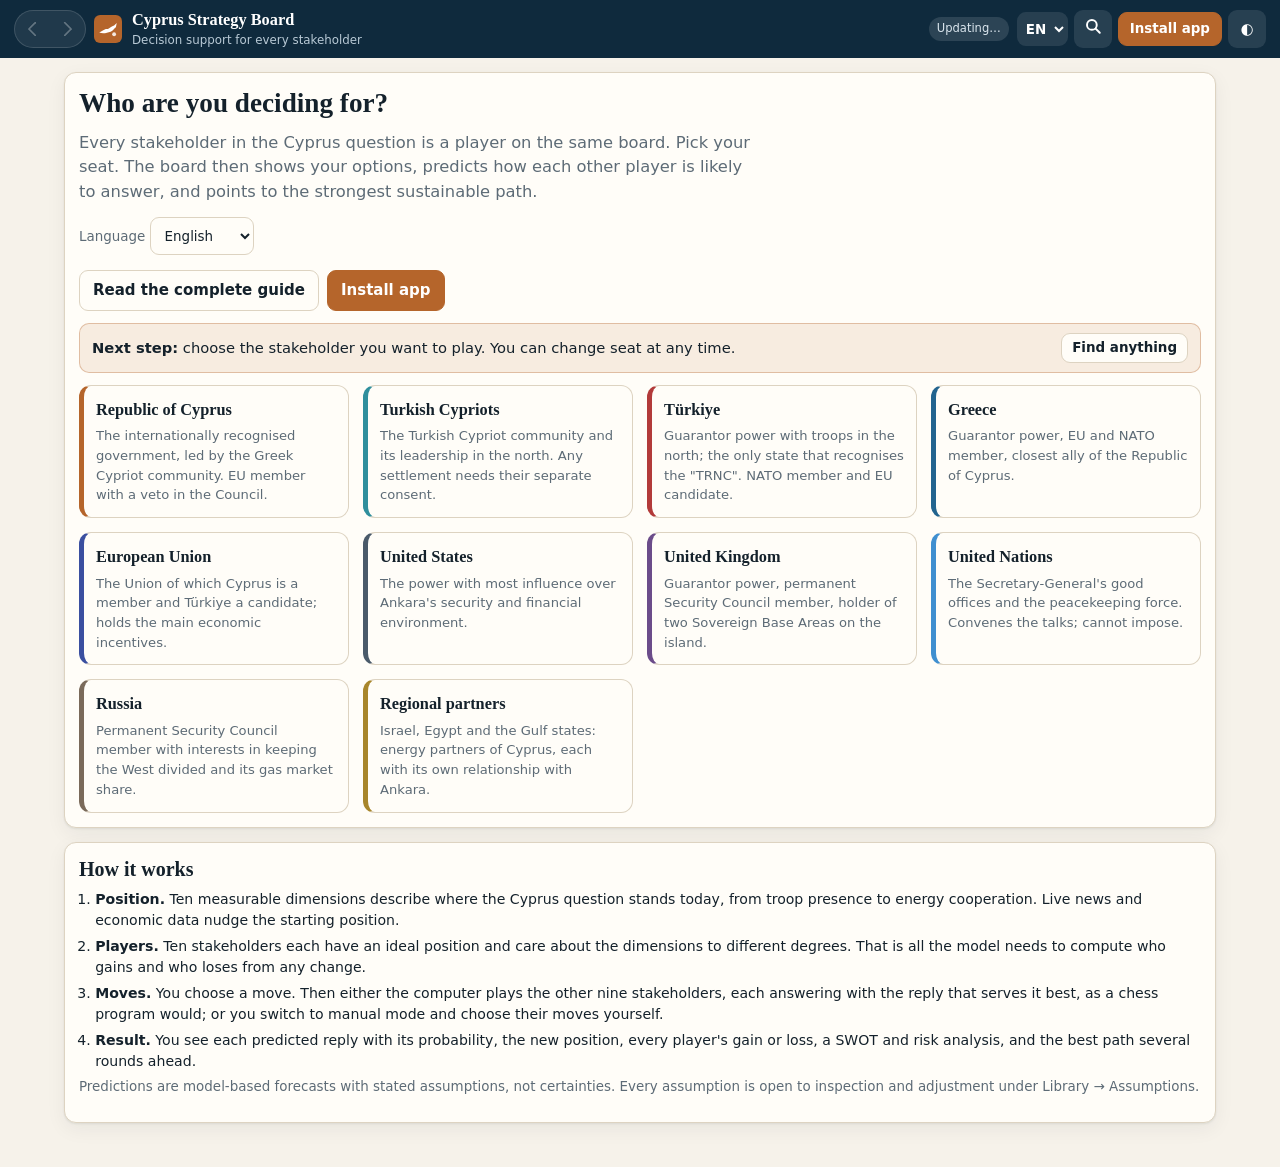
<file: index.html>
<!doctype html>
<html lang="en">
<head>
<meta charset="utf-8">
<meta name="viewport" content="width=device-width, initial-scale=1, viewport-fit=cover">
<title>Cyprus Strategy Board — game-theory decision support</title>
<meta name="description" content="A decision-support board for every stakeholder in the Cyprus question. Choose a move, see how each other player is likely to answer, and find the most sustainable path.">
<meta name="theme-color" content="#0f2a3d">
<meta name="apple-mobile-web-app-capable" content="yes">
<meta name="mobile-web-app-capable" content="yes">
<meta name="apple-mobile-web-app-title" content="Cyprus Board">
<meta name="apple-mobile-web-app-status-bar-style" content="black-translucent">
<link rel="manifest" href="manifest.webmanifest">
<link rel="icon" href="icons/icon.svg" type="image/svg+xml">
<link rel="apple-touch-icon" href="icons/icon-180.png">
<link rel="stylesheet" href="styles.css">
</head>
<body>
<header class="top">
  <div class="navarrows">
    <button id="navBack" class="btn icon" data-a="back" aria-label="Back to the previous page" title="Back" disabled>←</button>
    <button id="navFwd" class="btn icon" data-a="fwd" aria-label="Forward to the next page" title="Forward" disabled>→</button>
  </div>
  <button class="brand" data-a="home" aria-label="Cyprus Strategy Board, choose stakeholder">
    <svg viewBox="0 0 32 32" width="28" height="28" aria-hidden="true"><rect width="32" height="32" rx="7" fill="#b5652b"/><path d="M6 20c3-1 5-4 9-4 3 0 4-3 8-4l3-3-1 5c-2 1-3 4-6 5-4 1-8 3-13 1z" fill="#fff"/><circle cx="23" cy="22" r="2.2" fill="#fff" opacity=".85"/></svg>
    <span><b>Cyprus Strategy Board</b><small id="who">Decision support for every stakeholder</small></span>
  </button>
  <span id="net" class="pill" title="Connection and data freshness"></span>
  <div class="top-actions">
    <select id="lang" class="lang" data-c="lang" aria-label="Language" title="Language"><option value="en">EN</option><option value="el">ΕΛ</option><option value="tr">TR</option></select>
    <button id="findBtn" class="btn icon" data-a="find" aria-label="Find anything" title="Find anything"><svg viewBox="0 0 24 24" width="18" height="18" aria-hidden="true" fill="none" stroke="currentColor" stroke-width="2.6" stroke-linecap="round"><circle cx="10.5" cy="10.5" r="6.5"/><path d="M15.5 15.5 21 21"/></svg></button>
    <button id="installBtn" class="btn accent" data-a="install">Install app</button>
    <button class="btn icon" data-a="theme" aria-label="Switch light or dark theme" title="Light / dark">◐</button>
  </div>
</header>
<nav class="tabs" id="tabs" aria-label="Sections"></nav>
<main id="view" tabindex="-1"><p class="loading" id="boot">Setting up the board…</p></main>
<aside id="sheet" class="sheet" aria-live="polite"></aside>
<div id="modal" class="modal" hidden></div>
<div id="toast" class="toast" hidden></div>
<noscript><p style="padding:2rem">This tool needs JavaScript switched on to run its simulations.</p></noscript>
<script src="js/i18n.js" defer></script>
<script src="js/lang/el.model.js" defer></script>
<script src="js/lang/el.ui.js" defer></script>
<script src="js/lang/tr.model.js" defer></script>
<script src="js/lang/tr.ui.js" defer></script>
<script src="js/lang/el.guide.js" defer></script>
<script src="js/lang/tr.guide.js" defer></script>
<script src="js/model.js" defer></script>
<script src="js/engine.js" defer></script>
<script src="js/live.js" defer></script>
<script src="js/guide.js" defer></script>
<script src="js/app.js" defer></script>
</body>
</html>
</file>
<file: styles.css>
:root{
  --bg:#f6f2ea;--panel:#fffdf8;--panel2:#f0eadd;--ink:#14212b;--mute:#5d6b76;--line:#ddd3c1;
  --brand:#0f2a3d;--accent:#b5652b;--accent-ink:#fff;--good:#1f7a5a;--bad:#b23a3a;--warn:#a97412;--info:#22648f;
  --ally:#1f7a5a;--opp:#b23a3a;--swing:#8a7a4d;--shadow:0 1px 2px rgba(20,33,43,.08),0 6px 20px rgba(20,33,43,.06);
  --r:12px;--sans:system-ui,-apple-system,"Segoe UI",Roboto,"Helvetica Neue",Arial,sans-serif;--serif:"Iowan Old Style","Palatino Linotype",Palatino,Georgia,serif;
}
:root[data-theme="dark"]{
  --bg:#0c1820;--panel:#13242f;--panel2:#1a3040;--ink:#ecf1f4;--mute:#9db0bd;--line:#29414f;
  --brand:#0a1a24;--accent:#e08a4a;--accent-ink:#1b0f05;--good:#4fc79a;--bad:#f0807c;--warn:#e6b450;--info:#6db7e6;
  --ally:#4fc79a;--opp:#f0807c;--swing:#c9b987;--shadow:0 1px 2px rgba(0,0,0,.4),0 8px 24px rgba(0,0,0,.3);
}
@media (prefers-color-scheme:dark){:root:not([data-theme="light"]){
  --bg:#0c1820;--panel:#13242f;--panel2:#1a3040;--ink:#ecf1f4;--mute:#9db0bd;--line:#29414f;
  --brand:#0a1a24;--accent:#e08a4a;--accent-ink:#1b0f05;--good:#4fc79a;--bad:#f0807c;--warn:#e6b450;--info:#6db7e6;
  --ally:#4fc79a;--opp:#f0807c;--swing:#c9b987;--shadow:0 1px 2px rgba(0,0,0,.4),0 8px 24px rgba(0,0,0,.3);
}}
*{box-sizing:border-box}
html{-webkit-text-size-adjust:100%;scroll-behavior:smooth}
body.has-sheet{overflow:hidden}
body{margin:0;background:var(--bg);color:var(--ink);font:15px/1.5 var(--sans);padding-bottom:calc(64px + env(safe-area-inset-bottom))}
h1,h2,h3{font-family:var(--serif);line-height:1.2;margin:0 0 .4em;text-wrap:balance}
h1{font-size:1.7rem}h2{font-size:1.25rem}h3{font-size:1.02rem}
p{margin:.3em 0 .8em}a{color:var(--info);overflow-wrap:anywhere}li,p,td{overflow-wrap:anywhere}
button{font:inherit;color:inherit;cursor:pointer}
small,.mute{color:var(--mute)}
.num{font-variant-numeric:tabular-nums}

.top{position:sticky;top:0;z-index:30;display:flex;align-items:center;justify-content:space-between;gap:8px;
  padding:8px 14px;padding-top:calc(8px + env(safe-area-inset-top));background:var(--brand);color:#fff}
.brand{display:flex;align-items:center;gap:10px;background:none;border:0;color:#fff;text-align:left;padding:0;min-width:0}
.brand span{display:flex;flex-direction:column;min-width:0}
.brand b{font-family:var(--serif);font-size:1.02rem;white-space:nowrap}
.brand small{color:#b9cad6;font-size:.74rem;white-space:nowrap;overflow:hidden;text-overflow:ellipsis}
.top-actions{display:flex;align-items:center;gap:6px;flex-shrink:0}
.navarrows{display:flex;gap:4px;flex-shrink:0}
.navarrows .btn.icon{width:34px;min-height:34px;font-size:1.05rem}
.brand{flex:1}
.pager{display:flex;justify-content:space-between;gap:10px;margin-top:6px}
.pager .btn{flex:1;max-width:48%}
.lang{min-height:34px;padding:4px 4px;font-size:.84rem;font-weight:600;border-radius:9px;border:1px solid transparent;background:rgba(255,255,255,.1);color:#fff;flex-shrink:0}
.lang option{color:var(--ink);background:var(--panel)}
.top #installBtn{white-space:nowrap;overflow:hidden;text-overflow:ellipsis;flex-shrink:0}
.top .pill{min-width:0;overflow:hidden;text-overflow:ellipsis;flex-shrink:30}.top-actions .btn.icon{flex-shrink:0}
.brand b{overflow:hidden;text-overflow:ellipsis}
@media (min-width:561px){.brand{flex:1 1 auto}}
.langrow{margin:.2em 0 1em}
@media (max-width:560px){.top .pill{display:none}.brand small{display:none}.brand svg{display:none}
  .top{gap:6px;padding-left:10px;padding-right:10px}.top-actions{gap:4px;min-width:0;flex-shrink:1}
  .brand b{white-space:normal;font-size:.86rem;line-height:1.1;display:block}.top #installBtn{max-width:30vw;padding:5px 8px;flex-shrink:1;min-width:0}}
.pill{font-size:.72rem;padding:3px 8px;border-radius:99px;background:rgba(255,255,255,.12);color:#dbe6ee;white-space:nowrap}
.pill.off{background:#7a4a14;color:#ffe2b8}

.btn{border:1px solid var(--line);background:var(--panel);border-radius:9px;padding:8px 13px;min-height:38px;font-weight:600}
.btn:hover{border-color:var(--accent)}
.btn.accent{background:var(--accent);border-color:var(--accent);color:var(--accent-ink)}
.btn.ghost{background:transparent}
.btn.small{padding:4px 10px;min-height:30px;font-size:.84rem}
.btn.icon{width:38px;padding:0;background:rgba(255,255,255,.1);border-color:transparent;color:#fff}
.btn[disabled]{opacity:.5;cursor:not-allowed}
.top .btn.accent{min-height:34px;padding:5px 11px;font-size:.84rem}
:focus-visible{outline:2px solid var(--accent);outline-offset:2px}

.tabs{position:fixed;left:0;right:0;bottom:0;z-index:40;display:flex;background:var(--panel);border-top:1px solid var(--line);
  padding-bottom:env(safe-area-inset-bottom)}
.tabs button{flex:1;border:0;background:none;padding:8px 2px 7px;font-size:.7rem;color:var(--mute);display:flex;flex-direction:column;align-items:center;gap:2px;min-height:56px}
.tabs button i{font-style:normal;font-size:1.2rem;line-height:1}
.tabs button[aria-current="page"]{color:var(--accent);font-weight:700}

main{max-width:1180px;margin:0 auto;padding:14px 14px 30px;outline:0}
.loading{padding:3rem 0;text-align:center;color:var(--mute)}
.card{background:var(--panel);border:1px solid var(--line);border-radius:var(--r);padding:14px;box-shadow:var(--shadow);margin-bottom:14px}
.card>h2:first-child,.card>h3:first-child{margin-top:0}
.card.intro{border-left:5px solid var(--accent)}.card.intro .lead{color:var(--ink);margin-bottom:.4em}
.grid{display:grid;gap:14px}
.row{display:flex;gap:8px;align-items:center;flex-wrap:wrap}
.between{justify-content:space-between}
.lead{font-size:1.02rem;color:var(--mute);max-width:65ch}
.tag{display:inline-block;font-size:.7rem;font-weight:700;letter-spacing:.03em;text-transform:uppercase;padding:2px 7px;border-radius:5px;background:var(--panel2);color:var(--mute)}
.tag.good{background:color-mix(in srgb,var(--good) 18%,transparent);color:var(--good)}
.tag.bad{background:color-mix(in srgb,var(--bad) 18%,transparent);color:var(--bad)}
.tag.warn{background:color-mix(in srgb,var(--warn) 20%,transparent);color:var(--warn)}
.tag.info{background:color-mix(in srgb,var(--info) 18%,transparent);color:var(--info)}
.good{color:var(--good)}.bad{color:var(--bad)}.warn{color:var(--warn)}
.help{font-size:.84rem;color:var(--mute)}
details.explain{font-size:.88rem;color:var(--mute);margin:.2em 0 .6em}
details.explain summary{cursor:pointer;color:var(--info);font-weight:600}

/* stakeholder picker */
.pick{grid-template-columns:repeat(auto-fill,minmax(210px,1fr))}
.pcard{text-align:left;background:var(--panel);border:1px solid var(--line);border-left:5px solid var(--c);border-radius:var(--r);padding:12px;display:flex;flex-direction:column;gap:4px;min-height:104px}
.pcard:hover{box-shadow:var(--shadow);border-color:var(--c)}
.pcard b{font-family:var(--serif);font-size:1.02rem}
.pcard span{font-size:.82rem;color:var(--mute)}

/* board */
.board{grid-template-columns:1fr}
.status{display:grid;grid-template-columns:1fr;gap:10px}
.outcome{display:flex;gap:12px;align-items:center}
.outcome .badge{flex-shrink:0;width:54px;height:54px;border-radius:12px;display:grid;place-items:center;font-size:1.6rem;background:var(--panel2)}
.evalbar{height:14px;border-radius:7px;background:color-mix(in srgb,var(--opp) 55%,var(--panel2));overflow:hidden;position:relative}
.evalbar i{display:block;height:100%;background:var(--ally);transition:width .4s}
.evalbar::after{content:"";position:absolute;left:50%;top:0;bottom:0;width:2px;background:var(--panel)}
.gauges{display:grid;gap:9px}
.g{display:grid;grid-template-columns:1fr;gap:2px}
.g .gl{display:flex;justify-content:space-between;font-size:.84rem;gap:8px}
.g .gl b{font-weight:600}
.track{position:relative;height:10px;border-radius:5px;background:var(--panel2)}
.track .fill{position:absolute;left:0;top:0;bottom:0;border-radius:5px;background:var(--info);opacity:.85;transition:width .4s}
.track .ghost{position:absolute;top:-2px;bottom:-2px;border-radius:5px;opacity:.9}
.track .ghost.up{background:var(--good)}.track .ghost.down{background:var(--bad)}
.track .ideal{position:absolute;top:-4px;width:0;height:0;border-left:5px solid transparent;border-right:5px solid transparent;border-top:7px solid var(--accent);transform:translateX(-5px)}
.g .ends{display:flex;justify-content:space-between;font-size:.68rem;color:var(--mute)}
.chips{display:flex;flex-wrap:wrap;gap:6px}
.chip{display:inline-flex;align-items:center;gap:6px;border:1px solid var(--line);border-radius:99px;padding:3px 10px 3px 4px;font-size:.8rem;background:var(--panel)}
.chip i{width:20px;height:20px;border-radius:50%;background:var(--c);display:grid;place-items:center;color:#fff;font-style:normal;font-size:.6rem;font-weight:700}
.chip.ally{border-color:var(--ally)}.chip.opp{border-color:var(--opp)}
.chip em{font-style:normal;font-weight:700}
.chip.ally em{color:var(--ally)}.chip.opp em{color:var(--opp)}.chip.swing em{color:var(--swing)}

.moves{display:grid;gap:8px}
.mv{display:grid;grid-template-columns:1fr auto;gap:4px 10px;align-items:center;text-align:left;width:100%;background:var(--panel);border:1px solid var(--line);border-radius:10px;padding:10px 12px}
.mv:hover{border-color:var(--accent)}
.mv.sel{border-color:var(--accent);box-shadow:0 0 0 2px color-mix(in srgb,var(--accent) 35%,transparent)}
.mv.locked{opacity:.55}
.mv b{font-weight:650}
.mv .sub{grid-column:1/-1;font-size:.8rem;color:var(--mute)}
.mv .sc{font-weight:700;font-variant-numeric:tabular-nums;white-space:nowrap}
.mv.best{border-left:5px solid var(--good)}
.bar{height:5px;border-radius:3px;background:var(--panel2);grid-column:1/-1;overflow:hidden}
.bar i{display:block;height:100%}
.filter{display:flex;gap:6px;overflow-x:auto;padding-bottom:4px;scrollbar-width:thin}
.filter button{white-space:nowrap;border:1px solid var(--line);background:var(--panel);border-radius:99px;padding:5px 12px;font-size:.82rem}
.filter button[aria-pressed="true"]{background:var(--ink);color:var(--bg);border-color:var(--ink)}
.history{font-size:.86rem;margin:0;padding-left:1.4em}
.history li{margin-bottom:5px}

/* detail sheet */
.sheet{position:fixed;inset:0;top:var(--toph,54px);z-index:50;background:var(--bg);overflow-y:auto;transform:translateY(102%);transition:transform .25s;padding:0 14px calc(90px + env(safe-area-inset-bottom));visibility:hidden}
.sheet.open{transform:none;visibility:visible}
.sheet .shead{position:sticky;top:0;background:var(--bg);padding:10px 0 8px;display:flex;justify-content:space-between;gap:10px;align-items:flex-start;z-index:2;border-bottom:1px solid var(--line);margin-bottom:12px}
.sheet .sfoot{position:fixed;left:0;right:0;bottom:0;padding:10px 14px calc(10px + env(safe-area-inset-bottom));background:var(--panel);border-top:1px solid var(--line);display:flex;gap:8px;z-index:3}
.sheet .sfoot .btn{flex:1}
.reply{display:grid;grid-template-columns:auto 1fr auto;gap:2px 10px;padding:9px 0;border-bottom:1px solid var(--line);align-items:start}
.reply:last-child{border-bottom:0}
.reply .av{width:30px;height:30px;border-radius:50%;background:var(--c);color:#fff;display:grid;place-items:center;font-size:.66rem;font-weight:700}
.reply .alt{grid-column:2/-1;font-size:.78rem;color:var(--mute)}
.reply .pr{font-weight:700;font-variant-numeric:tabular-nums}
.fx{display:flex;flex-wrap:wrap;gap:5px}
.fx span{font-size:.76rem;padding:2px 7px;border-radius:5px;background:var(--panel2);font-variant-numeric:tabular-nums}
.fx .up{color:var(--good)}.fx .down{color:var(--bad)}
.pay{display:grid;grid-template-columns:auto 1fr auto;gap:5px 9px;align-items:center;font-size:.84rem}
.pay .pb{height:10px;background:var(--panel2);border-radius:5px;position:relative;overflow:hidden}
.pay .pb i{position:absolute;top:0;bottom:0}
.pay .pb::after{content:"";position:absolute;left:50%;top:0;bottom:0;width:1px;background:var(--mute)}

/* analysis */
.swot{display:grid;grid-template-columns:1fr;gap:10px}
.swot>div{border-radius:10px;padding:11px 12px;border:1px solid var(--line);background:var(--panel)}
.swot h3{display:flex;align-items:center;gap:7px}
.swot ul,.list{margin:0;padding-left:1.15em;font-size:.88rem}
.swot li,.list li{margin-bottom:5px}
.swot .s{border-top:4px solid var(--good)}.swot .w{border-top:4px solid var(--warn)}.swot .o{border-top:4px solid var(--info)}.swot .t{border-top:4px solid var(--bad)}
.tblwrap{overflow-x:auto;-webkit-overflow-scrolling:touch}
table{border-collapse:collapse;width:100%;font-size:.84rem}
th,td{border:1px solid var(--line);padding:6px 8px;text-align:left;vertical-align:top}
th{background:var(--panel2);font-weight:650}
td.c{text-align:center;font-variant-numeric:tabular-nums;white-space:nowrap}
td.ne{background:color-mix(in srgb,var(--good) 20%,transparent);font-weight:700}
.stack{display:flex;height:26px;border-radius:7px;overflow:hidden;background:var(--panel2)}
.stack i{display:block;height:100%}
.legend{display:flex;flex-wrap:wrap;gap:4px 14px;font-size:.82rem;margin-top:7px}
.legend i{display:inline-block;width:10px;height:10px;border-radius:2px;margin-right:5px}
.torn{display:grid;grid-template-columns:minmax(90px,150px) 1fr auto;gap:5px 8px;align-items:center;font-size:.82rem}
.torn .tb{height:12px;position:relative;background:var(--panel2);border-radius:3px}
.torn .tb i{position:absolute;top:0;bottom:0;border-radius:3px}
.steps{list-style:none;margin:0;padding:0;counter-reset:st}
.steps>li{counter-increment:st;position:relative;padding:0 0 16px 40px}
.steps>li::before{content:counter(st);position:absolute;left:0;top:0;width:28px;height:28px;border-radius:50%;background:var(--accent);color:var(--accent-ink);display:grid;place-items:center;font-weight:700;font-size:.86rem}
.steps>li::after{content:"";position:absolute;left:13px;top:30px;bottom:2px;width:2px;background:var(--line)}
.steps>li:last-child::after{display:none}
.seg{display:inline-flex;border:1px solid var(--line);border-radius:9px;overflow:hidden;background:var(--panel)}
.seg button{border:0;background:none;padding:7px 12px;font-size:.84rem;min-height:36px}
.seg button[aria-pressed="true"]{background:var(--ink);color:var(--bg)}
select,input[type=search],input[type=text]{font:inherit;color:var(--ink);background:var(--panel);border:1px solid var(--line);border-radius:9px;padding:8px 10px;min-height:38px;max-width:100%}
input[type=range]{width:100%;accent-color:var(--accent)}
.news{list-style:none;margin:0;padding:0}
.news li{padding:9px 0;border-bottom:1px solid var(--line)}
.news a{color:var(--ink);font-weight:600;text-decoration:none}
.news a:hover{text-decoration:underline}
.kv{display:grid;grid-template-columns:repeat(auto-fit,minmax(130px,1fr));gap:10px}
.kv div{background:var(--panel2);border-radius:9px;padding:9px 11px}
.kv b{display:block;font-size:1.25rem;font-family:var(--serif);font-variant-numeric:tabular-nums}
.kv span{font-size:.76rem;color:var(--mute)}
.spark{width:100%;height:46px;display:block}
.lib-item{border-bottom:1px solid var(--line);padding:10px 0}
.lib-item summary{cursor:pointer;font-weight:650;list-style-position:outside}
.lib-item .meta{font-size:.78rem;color:var(--mute)}
.adj{display:grid;grid-template-columns:minmax(110px,170px) 1fr 3ch;gap:4px 10px;align-items:center;font-size:.84rem}

.modal{position:fixed;inset:0;z-index:60;background:rgba(8,16,22,.6);display:grid;place-items:center;padding:16px}
.modal[hidden]{display:none}
.modal .box{background:var(--panel);border-radius:14px;max-width:560px;width:100%;max-height:88vh;overflow:auto;padding:18px;box-shadow:var(--shadow)}
.toast{position:fixed;left:50%;bottom:calc(76px + env(safe-area-inset-bottom));transform:translateX(-50%);background:var(--ink);color:var(--bg);padding:9px 16px;border-radius:99px;z-index:70;font-size:.88rem;max-width:92vw;text-align:center}
.toast[hidden]{display:none}

@media (min-width:720px){
  .swot{grid-template-columns:1fr 1fr}
  .status{grid-template-columns:1.1fr 1fr}
  .two{grid-template-columns:1fr 1fr}
}
@media (min-width:1000px){
  body,body.has-sheet{padding-bottom:0;overflow:auto}
  .tabs{position:sticky;top:54px;bottom:auto;border-top:0;border-bottom:1px solid var(--line);justify-content:center;gap:4px;padding:0 12px}
  .tabs button{flex:none;flex-direction:row;gap:7px;font-size:.9rem;padding:10px 16px;min-height:44px}
  .tabs button[aria-current="page"]{box-shadow:inset 0 -3px 0 var(--accent)}
  .sheet{position:fixed;top:106px;right:14px;left:auto;bottom:10px;width:440px;transform:none;visibility:visible;background:none;padding:0 4px 0 0;display:none;z-index:20}
  .sheet.open{display:block}
  .sheet .shead{background:var(--bg);padding-top:0}
  .sheet .sfoot{position:sticky;bottom:0;border:1px solid var(--line);border-radius:10px;margin-top:10px}
  .toast{bottom:24px}
  body.has-sheet main{margin-right:470px;margin-left:max(14px,calc((100vw - 1650px)/2))}
}
@media print{
  .top,.tabs,.sheet .sfoot,.btn,.filter,.toast,.modal{display:none!important}
  body{background:#fff;color:#000;padding:0}
  .card{box-shadow:none;break-inside:avoid}
  .sheet{position:static;transform:none;visibility:visible;display:block}
}
@media (prefers-reduced-motion:reduce){*{transition:none!important;scroll-behavior:auto!important}}

/* back / forward: one pill, two round chevron buttons */
.navarrows{gap:2px;padding:3px;border-radius:99px;background:rgba(255,255,255,.07);box-shadow:inset 0 0 0 1px rgba(255,255,255,.14)}
.navarrows .btn.icon{position:relative;width:32px;height:32px;min-height:32px;padding:0;border:0;border-radius:50%;background:transparent;font-size:0;transition:background .15s,transform .1s,opacity .15s}
.navarrows .btn.icon::before{content:"";position:absolute;left:50%;top:50%;width:9px;height:9px;border-left:2.5px solid #fff;border-bottom:2.5px solid #fff;border-radius:1.5px;transform:translate(-30%,-50%) rotate(45deg)}
.navarrows #navFwd::before{transform:translate(-70%,-50%) rotate(-135deg)}
.navarrows .btn.icon:not(:disabled):hover{background:var(--accent)}
.navarrows .btn.icon:not(:disabled):active{transform:scale(.9)}
.navarrows .btn.icon:disabled{opacity:.3}

/* phones: the install button becomes a download icon so longer languages fit */
@media (max-width:560px){
  .top #installBtn{font-size:0;width:40px;min-width:40px;padding:0;position:relative}
  .top #installBtn::before{content:"";position:absolute;left:50%;top:50%;width:14px;height:9px;margin:-1px 0 0 -9px;border:2.5px solid currentColor;border-top:0;border-radius:0 0 4px 4px}
  .top #installBtn::after{content:"";position:absolute;left:50%;top:50%;width:8px;height:8px;margin:-11px 0 0 -5.5px;border-right:2.5px solid currentColor;border-bottom:2.5px solid currentColor;transform:rotate(45deg)}
}

/* previous / next page buttons at the foot of every page */
.pager{display:flex;justify-content:space-between;gap:12px;margin-top:10px}
.pager .pg{flex:1;max-width:49%;display:flex;align-items:center;gap:12px;padding:10px 14px;border:1px solid var(--line);border-radius:14px;background:var(--panel);box-shadow:var(--shadow);text-align:left;transition:border-color .15s,transform .1s,box-shadow .15s}
.pager .pg.next{flex-direction:row-reverse;text-align:right;margin-left:auto}
.pager .pg span{display:flex;flex-direction:column;min-width:0}
.pager .pg small{font-size:.7rem;letter-spacing:.06em;text-transform:uppercase;color:var(--mute)}
.pager .pg b{font-family:var(--serif);font-size:1rem;line-height:1.2;overflow-wrap:anywhere}
.pager .pg i{flex-shrink:0;position:relative;width:38px;height:38px;border-radius:50%;background:var(--panel2);transition:background .15s}
.pager .pg.next i{background:var(--accent)}
.pager .pg i::before{content:"";position:absolute;left:50%;top:50%;width:10px;height:10px;border-left:2.5px solid var(--ink);border-bottom:2.5px solid var(--ink);border-radius:1.5px;transform:translate(-30%,-50%) rotate(45deg)}
.pager .pg.next i::before{border-color:var(--accent-ink);transform:translate(-70%,-50%) rotate(-135deg)}
.pager .pg:hover{border-color:var(--accent);box-shadow:0 2px 4px rgba(20,33,43,.1),0 10px 26px rgba(20,33,43,.1)}
.pager .pg:hover i{background:var(--accent)}
.pager .pg:hover i::before{border-color:var(--accent-ink)}
.pager .pg:active{transform:scale(.98)}
@media print{.pager{display:none}}

/* use the width: no card is left with a blank lower half */
.stcol{display:flex;flex-direction:column;gap:14px;min-width:0}
.stcol>.card{margin-bottom:0}
.stcol>.card:last-child{flex:1}
.status{align-items:stretch;margin-bottom:14px}
.status>.card{margin-bottom:0}
.grid.two{align-items:stretch}
.grid.two>.card{margin-bottom:0}
.grid.two{margin-bottom:14px}
@media (min-width:1000px){
  .status{grid-template-columns:minmax(0,1fr) minmax(0,1.15fr)}
  .pick{grid-template-columns:repeat(auto-fill,minmax(230px,1fr))}
  .moves{grid-template-columns:1fr 1fr}
  body.has-sheet .moves{grid-template-columns:1fr}
}
@media (min-width:1300px){main{max-width:1320px}}
.rec-desk{display:none}
.card.intro .lead{max-width:none}
@media (min-width:1000px){.rec-desk{display:block}.rec-mob{display:none}}

/* small control to leave a wrongly sorted headline out */
button.x{border:1px solid var(--line);background:none;color:var(--mute);border-radius:50%;width:22px;height:22px;line-height:1;font-size:.9rem;padding:0;vertical-align:middle}
button.x:hover{border-color:var(--bad);color:var(--bad)}
@media print{button.x{display:none}}

button.tonebtn{border:1px solid currentColor;cursor:pointer}
button.tonebtn:hover{filter:brightness(1.15)}

.legend.barkey{margin-top:12px;padding-top:9px;border-top:1px solid var(--line);font-size:.78rem;color:var(--mute)}

/* wide screens: long reading runs in two columns, so lines stay comfortable and the width is used */
.gbody>*{break-inside:avoid}
.gbody li{break-inside:avoid}
.cols2>*{break-inside:avoid}
@media (min-width:1100px){
  .gbody{columns:2;column-gap:44px;column-rule:1px solid var(--line)}
  .gbody h3{break-after:avoid}
  .cols2{columns:2;column-gap:14px}
  .cols2>.card{display:inline-block;width:100%}
  .cols2>.lib-item{display:inline-block;width:100%}
  #kbres .lib-item p,#kbres .lib-item .list{max-width:110ch}
}

/* next-step prompt, round summary, finder */
.next{display:flex;flex-wrap:wrap;align-items:center;justify-content:space-between;gap:8px 14px;margin-top:10px;padding:9px 12px;border-radius:10px;background:color-mix(in srgb,var(--accent) 11%,transparent);border:1px solid color-mix(in srgb,var(--accent) 35%,transparent);font-size:.92rem}
.next>span:first-child{flex:1 1 260px}.next .row{flex-wrap:wrap;gap:6px}
.card.played{border-left:5px solid var(--good)}.card.played h3{margin:.7em 0 .3em;font-size:.95rem}
.answers{list-style:none;margin:0;padding:0;display:grid;gap:6px}
.answers li{display:flex;gap:9px;align-items:flex-start}.answers li>i{flex:0 0 auto;min-width:34px;text-align:center;font-style:normal;font-weight:700;font-size:.72rem;color:#fff;border-radius:6px;padding:3px 5px;margin-top:1px}
@media (min-width:1100px){.answers{grid-template-columns:1fr 1fr;gap:6px 22px}}
section.card,details.guide-sec{scroll-margin-top:118px}h2,summary{scroll-margin-top:124px}
.flash{animation:flash 1.8s ease-out}@keyframes flash{0%,35%{box-shadow:0 0 0 3px var(--accent)}100%{box-shadow:0 0 0 3px transparent}}
.findq{width:100%;padding:10px 12px;border-radius:10px;border:1px solid var(--line);background:var(--bg);color:var(--ink);font:inherit;margin:4px 0 10px}
.findres{display:grid;gap:4px;max-height:52vh;overflow:auto}
.findres button{display:flex;justify-content:space-between;align-items:baseline;gap:10px;text-align:left;padding:8px 10px;border-radius:8px;border:1px solid transparent;background:none;color:var(--ink);font:inherit;cursor:pointer}
.findres button:hover,.findres button:focus-visible{background:color-mix(in srgb,var(--accent) 12%,transparent);border-color:color-mix(in srgb,var(--accent) 35%,transparent)}
.findres button[hidden]{display:none}.findres b{font-weight:600}.findres small{color:var(--mute);white-space:nowrap;font-size:.76rem}
@media (max-width:560px){.findres button{flex-direction:column;gap:1px}.top #findBtn{width:34px}}
@media print{.next{display:none!important}}
</file>
